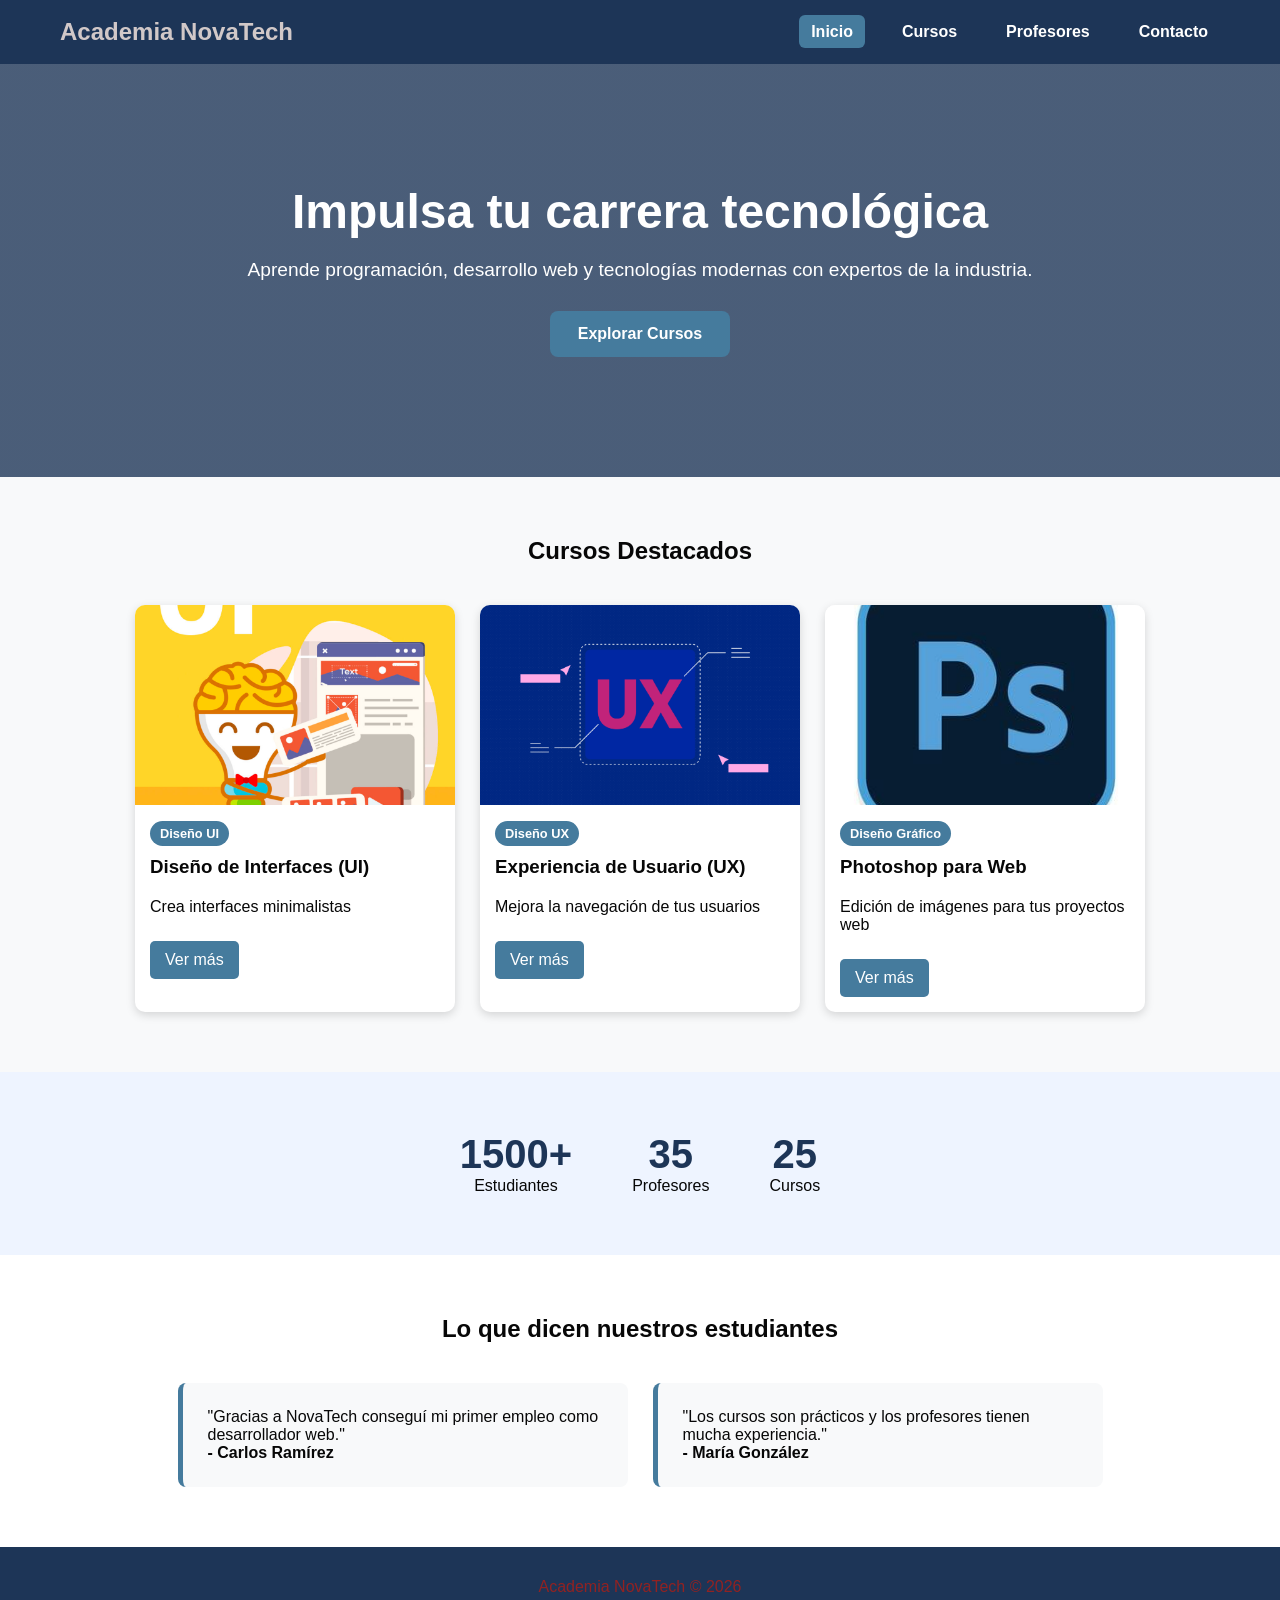
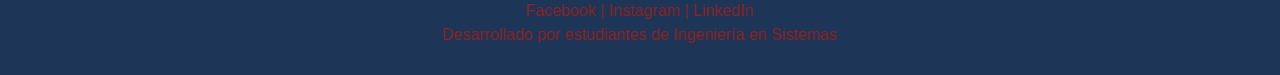
<file: index.html>
<!DOCTYPE html>
<html lang="es">
<head>
    <meta charset="UTF-8">
    <meta name="viewport" content="width=device-width, initial-scale=1.0">
    <title>Academia NovaTech - Inicio</title>

    <link rel="stylesheet" href="css/style.css">
    <link rel="stylesheet" href="css/index.css">

</head>
<body>

    <header>
        <nav class="navbar">
            <div class="logo">
                <h1>Academia NovaTech</h1>
            </div>

            <ul class="nav-links">
                <li><a href="index.html" class="activo">Inicio</a></li>
                <li><a href="cursos.html">Cursos</a></li>
                <li><a href="profesores.html">Profesores</a></li>
                <li><a href="contacto.html">Contacto</a></li>
            </ul>
        </nav>
    </header>

    <main>

        <!-- Incio -->
        <section class="hero">
            <div class="hero-content">
                <h2>Impulsa tu carrera tecnológica</h2>
                <p>
                    Aprende programación, desarrollo web y tecnologías modernas
                    con expertos de la industria.
                </p>
                <a href="cursos.html" class="btn-principal">
                    Explorar Cursos
                </a>
            </div>
        </section>

        <!-- Tarea #2 con javaScript seccion de cursos destacados -->
        <section class="destacados">
            <h2>Cursos Destacados</h2>

            <div id="cursos-container" class="cards-container">
            <!-- Los cursos se generan con JavaScript -->
            </div>
        </section>
        
    <!--Seccion anterior de cursos-->
        <!-- Preview de los cursos, todos los likns van a curso.html 
        <section class="destacados">
            <h2>Cursos Destacados</h2>

            <div class="cards-container">

                <article class="curso-card">
                    <img src="img/ui.jpg" alt="Curso UI" class="img-curso">
                    <h3>Diseño de Interfaces (UI)</h3>
                    <p>Crea interfaces minimalistas</p>
                    <a href="cursos.html" class="btn-card">Ver más</a>
                </article>

                <article class="curso-card">
                    <img src="img/ux.jpg" alt="Curso UX" class="img-curso">
                    <h3>Experiencia de Usuario (UX)</h3>
                    <p>Mejora la navegación de tus usuarios</p>
                    <a href="cursos.html" class="btn-card">Ver más</a>
                </article>

                <article class="curso-card">
                    <img src="img/photoshop.jpg" alt="Curso Photoshop" class="img-curso">
                    <h3>Photoshop para Web</h3>
                    <p>Edición de imágenes para tus proyectos web</p>
                    <a href="cursos.html" class="btn-card">Ver más</a>
                </article>

            </div>
        </section>-->

        <!-- Seccion de estadísticas -->
        <section class="estadisticas">

            <div class="stat">
                <h3>1500+</h3>
                <p>Estudiantes</p>
            </div>

            <div class="stat">
                <h3>35</h3>
                <p>Profesores</p>
            </div>

            <div class="stat">
                <h3>25</h3>
                <p>Cursos</p>
            </div>

        </section>

        <section class="testimonios">

            <h2>Lo que dicen nuestros estudiantes</h2>

            <div class="testimonios-container">

                <article class="testimonio">
                    <p>
                        "Gracias a NovaTech conseguí mi primer empleo como
                        desarrollador web."
                    </p>
                    <h4>- Carlos Ramírez</h4>
                </article>

                <article class="testimonio">
                    <p>
                        "Los cursos son prácticos y los profesores tienen mucha experiencia."
                    </p>
                    <h4>- María González</h4>
                </article>

            </div>

        </section>

    </main>
    <!--Footer-->
    <footer>
        <div class="footer-contenido">
            <p>Academia NovaTech © 2026</p>
            <p>Facebook | Instagram | LinkedIn</p>
            <p>Desarrollado por estudiantes de Ingeniería en Sistemas</p>
        </div>
    </footer>
    <script src="js/index.js"></script>

</body>
</html>
</file>
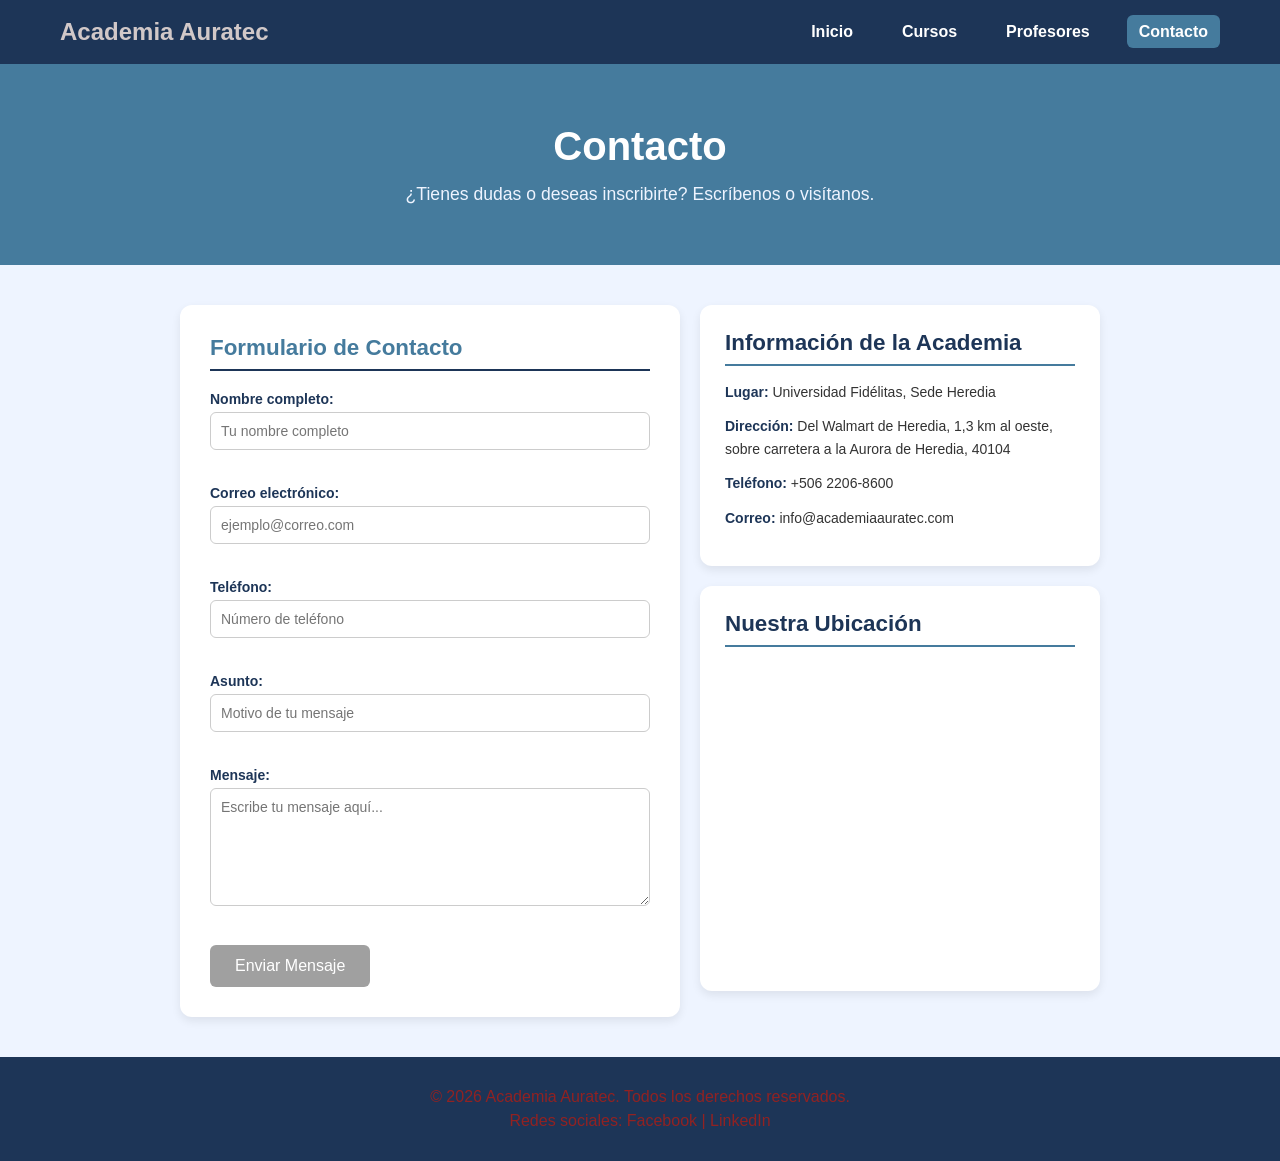
<file: contacto.html>
<!DOCTYPE html>
<html lang="es">
<head>
    <meta charset="UTF-8">
    <meta name="viewport" content="width=device-width, initial-scale=1.0">
    <title>Contacto | Academia Auratec</title>
    <link rel="stylesheet" href="css/style.css">
    <link rel="stylesheet" href="css/contacto.css">
</head>
<body>

    <header>
        <nav class="navbar">
            <div class="logo">
                <h1>Academia Auratec</h1>
            </div>
            <ul class="nav-links">
                <li><a href="index.html">Inicio</a></li>
                <li><a href="cursos.html">Cursos</a></li>
                <li><a href="profesores.html">Profesores</a></li>
                <li><a href="contacto.html" class="activo">Contacto</a></li>
            </ul>
        </nav>
    </header>

    <main>
        <header class="header-contacto">
            <h1>Contacto</h1>
            <p>¿Tienes dudas o deseas inscribirte? Escríbenos o visítanos.</p>
        </header>

        <div class="contenedor-contacto">

            <section class="seccion-formulario">
                <h2>Formulario de Contacto</h2>
                <p id="mensajeExito" class="mensaje-exito"></p>
                <form id="formularioContacto" action="#" method="POST" class="formulario-contacto">

                    <div class="grupo-campo">
                        <label for="nombre">Nombre completo:</label>
                        <input type="text" id="nombre" name="nombre" placeholder="Tu nombre completo">
                        <span id="error-nombre" class="mensaje-error"></span>
                    </div>

                    <div class="grupo-campo">
                        <label for="correo">Correo electrónico:</label>
                        <input type="email" id="correo" name="correo" placeholder="ejemplo@correo.com">
                        <span id="error-correo" class="mensaje-error"></span>
                    </div>

                    <div class="grupo-campo">
                        <label for="telefono">Teléfono:</label>
                        <input type="text" id="telefono" name="telefono" placeholder="Número de teléfono">
                        <span id="error-telefono" class="mensaje-error"></span>
                    </div>

                    <div class="grupo-campo">
                        <label for="asunto">Asunto:</label>
                        <input type="text" id="asunto" name="asunto" placeholder="Motivo de tu mensaje">
                        <span id="error-asunto" class="mensaje-error"></span>
                    </div>

                    <div class="grupo-campo">
                        <label for="mensaje">Mensaje:</label>
                        <textarea id="mensaje" name="mensaje" rows="6" placeholder="Escribe tu mensaje aquí..."></textarea>
                        <span id="error-mensaje" class="mensaje-error"></span>
                    </div>

                    <button type="submit" id="btnEnviar" class="btn-enviar" disabled>Enviar Mensaje</button>
                </form>
            </section>

            <aside class="seccion-info">
                <div class="tarjeta-info">
                    <h2>Información de la Academia</h2>
                    <p><strong>Lugar:</strong> Universidad Fidélitas, Sede Heredia</p>
                    <p><strong>Dirección:</strong> Del Walmart de Heredia, 1,3 km al oeste, sobre carretera a la Aurora de Heredia, 40104</p>
                    <p><strong>Teléfono:</strong> +506 2206-8600</p>
                    <p><strong>Correo:</strong> info@academiaauratec.com</p>
                </div>

                <div class="tarjeta-mapa">
                    <h2>Nuestra Ubicación</h2>
                    <iframe
                        src="https://www.google.com/maps/embed?pb=!1m18!1m12!1m3!1d3929.0!2d-84.1456064!3d9.9916052!2m3!1f0!2f0!3f0!3m2!1i1024!2i768!4f13.1!3m3!1m2!1s0x8fa0faf89f62fc53%3A0x920a942930d65331!2sUniversidad%20Fid%C3%A9litas%20%E2%80%A2%20Heredia!5e0!3m2!1ses!2scr!4v1717284890000!5m2!1ses!2scr"
                        width="100%"
                        height="300"
                        style="border:0;"
                        allowfullscreen=""
                        loading="lazy"
                        referrerpolicy="no-referrer-when-downgrade">
                    </iframe>
                </div>
            </aside>

        </div>
    </main>

    <footer>
        <div class="footer-contenido">
            <p>&copy; 2026 Academia Auratec. Todos los derechos reservados.</p>
            <p>Redes sociales: Facebook | LinkedIn</p>
        </div>
    </footer>

    <script src="js/contacto.js"></script>
</body>
</html>
</file>
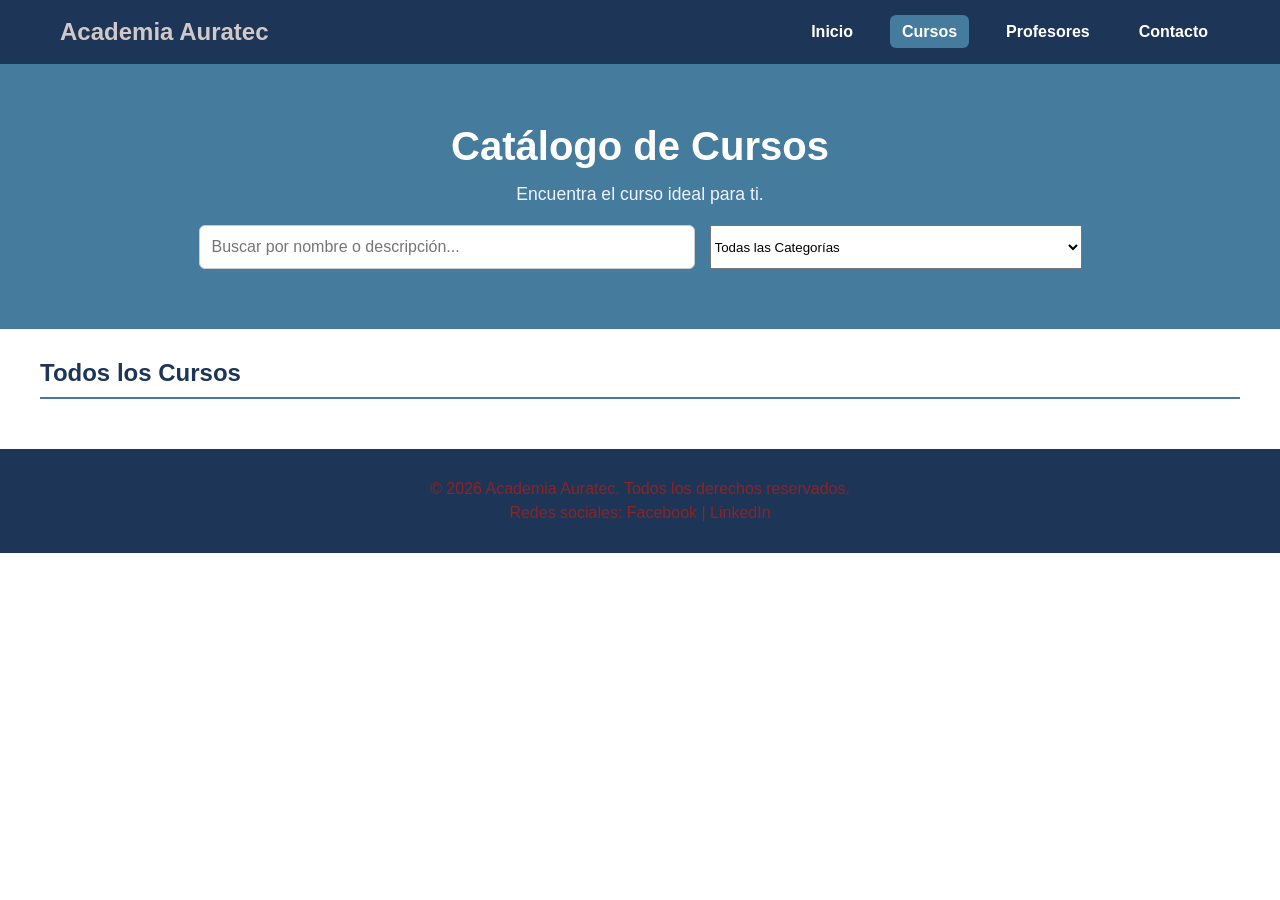
<file: cursos.html>
<!DOCTYPE html>
<html lang="es">
<head>
    <meta charset="UTF-8">
    <title>Cursos | Academia Auratec</title>
    <link rel="stylesheet" href="css/style.css">
    <link rel="stylesheet" href="css/cursos.css">
</head>
<body>

    <header>
        <nav class="navbar">
            <div class="logo">
                <h1>Academia Auratec</h1>
            </div>
            <ul class="nav-links">
                <li><a href="index.html">Inicio</a></li>
                <li><a href="cursos.html" class="activo">Cursos</a></li>
                <li><a href="profesores.html">Profesores</a></li>
                <li><a href="contacto.html">Contacto</a></li>
            </ul>
        </nav>
    </header>

    <main>
        <header class="header-cursos">
            <h1>Catálogo de Cursos</h1>
            <p>Encuentra el curso ideal para ti.</p>
            
            <div style="display: flex; justify-content: center; gap: 15px; margin-top: 20px;">
                <input type="text" id="buscador" class="buscador" style="margin-top: 0; width: 40%;" placeholder="Buscar por nombre o descripción...">
                
                <select id="filtro-categoria" class="buscador" style="margin-top: 0; width: 30%;">
                    <option value="Todos">Todas las Categorías</option>
                    <option value="Frontend">Frontend</option>
                    <option value="Backend">Backend</option>
                    <option value="Diseño">Diseño</option>
                    <option value="Herramientas">Herramientas</option>
                </select>
            </div>
        </header>

        <section class="categoria">
            <h2 id="titulo-categoria">Todos los Cursos</h2>
            <div id="contenedor-cursos" class="contenedor-cursos"></div>
        </section>
    </main>

    <footer>
        <div class="footer-contenido">
            <p>&copy; 2026 Academia Auratec. Todos los derechos reservados.</p>
            <p>Redes sociales: Facebook | LinkedIn</p>
        </div>
    </footer>

    <script src="js/cursos.js"></script>
</body>
</html>
</file>
<file: css/style.css>
/* 
Paleta de colores de Academia NovaTech:
Azul oscuro: #1d3557
Azul medio: #457b9d
Azul claro: #eef4ff
Blanco: #ffffff
Gris claro: #f8f9fa
Texto oscuro: #333333
*/

* {
    margin: 0;
    padding: 0;
    box-sizing: border-box;
}

body {
    font-family: Arial, Helvetica, sans-serif;
    background-color: #ffffff;
    color: #070707;
}

.navbar {
    background-color: #1d3557;
    display: flex;
    justify-content: space-between;
    align-items: center;
    padding: 18px 60px;
}

.logo h1 {
    color: #d1c8c8;
    font-size: 1.5rem;
}

.nav-links {
    list-style: none;
    display: flex;
    gap: 25px;
}

.nav-links a {
    color: #ffffff;
    text-decoration: none;
    font-weight: bold;
    padding: 8px 12px;
    border-radius: 6px;
    transition: background-color 0.3s ease;
}

.nav-links a:hover,
.nav-links a.activo {
    background-color: #457b9d;
}

footer {
    background-color: #1d3557;
    color: #912222;
    text-align: center;
    padding: 25px 20px;
}

.footer-contenido p {
    margin: 6px 0;
}


@media (max-width: 700px) {
    .navbar {
        flex-direction: column;
        gap: 15px;
        padding: 20px;
    }

    .nav-links {
        flex-direction: column;
        align-items: center;
        gap: 12px;
    }

    .logo h1 {
        text-align: center;
    }
}
</file>
<file: css/index.css>
/* Estilos para el inicio */

.hero {
    background: linear-gradient(rgba(29,53,87,0.8),
    rgba(29,53,87,0.8)),
    url("https://external-content.duckduckgo.com/iu/?u=https%3A%2F%2Fimages.pexels.com%2Fphotos%2F1525041%2Fpexels-photo-1525041.jpeg%3Fcs%3Dsrgb%26dl%3Dpexels-francesco-ungaro-1525041.jpg%26fm%3Djpg&f=1&nofb=1&ipt=35a24190a0fcbfb24cca2c0979db3003c2f43cd70767007f5cb45ae5c8da0ffa");
    background-size: cover;
    background-position: center;

    color: white;
    text-align: center;
    padding: 120px 20px;
}

.hero-content {
    max-width: 800px;
    margin: auto;
}

.hero h2 {
    font-size: 3rem;
    margin-bottom: 20px;
}

.hero p {
    font-size: 1.2rem;
    margin-bottom: 30px;
}

.btn-principal {
    display: inline-block;
    background-color: #457b9d;
    color: white;
    text-decoration: none;
    padding: 14px 28px;
    border-radius: 8px;
    font-weight: bold;
}

.btn-principal:hover {
    background-color: #1d3557;
}

/* Estilos para los cursos */

.destacados {
    padding: 60px 20px;
    background-color: #f8f9fa;
}

.destacados h2 {
    text-align: center;
    margin-bottom: 40px;
}

.cards-container {
    display: flex;
    justify-content: center;
    gap: 25px;
    flex-wrap: wrap;
}

.curso-card {
    background-color: white;
    width: 320px;
    border-radius: 10px;
    overflow: hidden;
    box-shadow: 0 3px 10px rgba(0,0,0,0.15);
}

.curso-card img {
    width: 100%;
    height: 200px;
    object-fit: cover;
}

.curso-card h3,
.curso-card p {
    padding: 10px 15px;
}

.btn-card {
    display: inline-block;
    margin: 15px;
    background-color: #457b9d;
    color: white;
    text-decoration: none;
    padding: 10px 15px;
    border-radius: 5px;
}

/* Estilos para estadisticas */

.estadisticas {
    display: flex;
    justify-content: center;
    gap: 60px;
    padding: 60px 20px;
    background-color: #eef4ff;
    flex-wrap: wrap;
}

.stat {
    text-align: center;
}

.stat h3 {
    font-size: 2.5rem;
    color: #1d3557;
}

/* Estilos de testimonios */

.testimonios {
    padding: 60px 20px;
}

.testimonios h2 {
    text-align: center;
    margin-bottom: 40px;
}

.testimonios-container {
    display: flex;
    justify-content: center;
    gap: 25px;
    flex-wrap: wrap;
}

.testimonio {
    max-width: 450px;
    background-color: #f8f9fa;
    padding: 25px;
    border-left: 5px solid #457b9d;
    border-radius: 8px;
}

/* Estilos para categorias Tarea #2 */
.categoria {
    display: inline-block;
    background-color: #457b9d;
    color: white;
    padding: 5px 10px;
    margin: 12px 15px 0;
    border-radius: 20px;
    font-size: 0.8rem;
    font-weight: bold;
}

@media (max-width: 768px) {

    .hero h2 {
        font-size: 2rem;
    }

    .estadisticas {
        gap: 30px;
    }

    .curso-card {
        width: 100%;
        max-width: 350px;
    }
}
</file>
<file: css/contacto.css>
.header-contacto {
    text-align: center;
    padding: 60px 20px;
    background-color: #457b9d;
    color: #ffffff;
}

.header-contacto h1 {
    color: #ffffff;
    margin-bottom: 15px;
    font-size: 2.5rem;
}

.header-contacto p {
    font-size: 1.1rem;
    color: #eef4ff;
}

.contenedor-contacto {
    display: flex;
    justify-content: center;
    flex-wrap: wrap;
    gap: 20px;
    padding: 40px 60px;
    background-color: #eef4ff;
}

.seccion-formulario {
    background-color: #ffffff;
    width: 500px;
    border-radius: 12px;
    box-shadow: 0 4px 10px rgba(0, 0, 0, 0.08);
    padding: 30px;
}

.seccion-formulario h2 {
    color: #457b9d;
    border-bottom: 2px solid #1d3557;
    margin-bottom: 20px;
    padding-bottom: 8px;
    font-size: 1.4rem;
}

.grupo-campo {
    margin-bottom: 15px;
}

.grupo-campo label {
    display: block;
    margin-bottom: 5px;
    color: #1d3557;
    font-weight: bold;
    font-size: 14px;
}

.grupo-campo input,
.grupo-campo textarea {
    width: 100%;
    padding: 10px;
    border: 1px solid #ccc;
    border-radius: 6px;
    box-sizing: border-box;
    font-family: Arial, sans-serif;
    font-size: 14px;
    transition: border-color 0.3s ease;
}

.grupo-campo input:focus,
.grupo-campo textarea:focus {
    border-color: #457b9d;
    outline: none;
}

.mensaje-error {
    display: block;
    color: #e74c3c;
    font-size: 12px;
    margin-top: 4px;
    min-height: 16px;
}

.mensaje-exito {
    display: none;
    background-color: #d4edda;
    color: #155724;
    border: 1px solid #c3e6cb;
    border-radius: 6px;
    padding: 12px 16px;
    margin-bottom: 20px;
    font-size: 14px;
}

.btn-enviar {
    background-color: #457b9d;
    color: white;
    border: none;
    padding: 12px 25px;
    font-size: 16px;
    cursor: pointer;
    border-radius: 6px;
    transition: background-color 0.3s ease;
}

.btn-enviar:hover:not(:disabled) {
    background-color: #1d3557;
}

.btn-enviar:disabled {
    background-color: #a0a0a0;
    cursor: not-allowed;
}

.seccion-info {
    width: 400px;
}

.tarjeta-info,
.tarjeta-mapa {
    background-color: #ffffff;
    border-radius: 12px;
    box-shadow: 0 4px 10px rgba(0, 0, 0, 0.08);
    padding: 25px;
    margin-bottom: 20px;
}

.tarjeta-info h2,
.tarjeta-mapa h2 {
    color: #1d3557;
    border-bottom: 2px solid #457b9d;
    margin-bottom: 15px;
    padding-bottom: 8px;
    font-size: 1.4rem;
}

.tarjeta-info p {
    margin-bottom: 12px;
    font-size: 14px;
    line-height: 1.6;
    color: #333333;
}

.tarjeta-info strong {
    color: #1d3557;
}

@media (max-width: 700px) {
    .contenedor-contacto {
        padding: 30px 20px;
    }

    .seccion-formulario,
    .seccion-info {
        width: 100%;
    }
}

.mensaje-error {
    display: block;
    color: #e74c3c;
    font-size: 12px;
    margin-top: 4px;
}

.mensaje-exito {
    display: none;
    background-color: #d4edda;
    color: #155724;
    border: 1px solid #c3e6cb;
    border-radius: 6px;
    padding: 12px;
    margin-bottom: 15px;
}

.btn-enviar:disabled {
    background-color: #a0a0a0;
    cursor: not-allowed;
}
</file>
<file: css/cursos.css>
.header-cursos {
    text-align: center;
    padding: 60px 20px; 
    background-color: #457b9d; 
    color: #ffffff; 
}

.header-cursos h1 {
    color: #ffffff;
    margin-bottom: 15px;
    font-size: 2.5rem;
}

.header-cursos p {
    font-size: 1.1rem;
    color: #eef4ff; 
}

input[type="text"].buscador {
    width: 50%;
    max-width: 500px;
    padding: 12px;
    margin-top: 20px;
    border: 1px solid #ccc;
    border-radius: 6px; 
    font-size: 1rem;
}

.categoria {
    padding: 30px 40px;
}

.categoria h2 {
    color: #1d3557; 
    border-bottom: 2px solid #457b9d; 
    margin-bottom: 20px;
    padding-bottom: 10px;
}

.contenedor-cursos {
    display: flex;
    justify-content: center; 
    flex-wrap: wrap; 
    gap: 20px; 
}


.tarjeta-curso {
    background-color: #ffffff;
    width: 300px; 
    border: none; 
    border-radius: 12px; 
    box-shadow: 0 4px 10px rgba(0, 0, 0, 0.08); 
    padding: 20px; 
    transition: transform 0.3s ease, box-shadow 0.3s ease; 
}


.tarjeta-curso:hover {
    transform: translateY(-5px);
    box-shadow: 0 8px 15px rgba(0, 0, 0, 0.15);
}

.img-curso {
    width: 100%;
    height: 150px;
    object-fit: cover; 
    background-color: #f8f9fa; 
    border-radius: 8px; 
    margin-bottom: 15px;
}

.tarjeta-curso h3 {
    margin: 10px 0;
    color: #1d3557; 
}

.tarjeta-curso p {
    margin-bottom: 8px;
    font-size: 14px;
    color: #333333;
}
</file>
